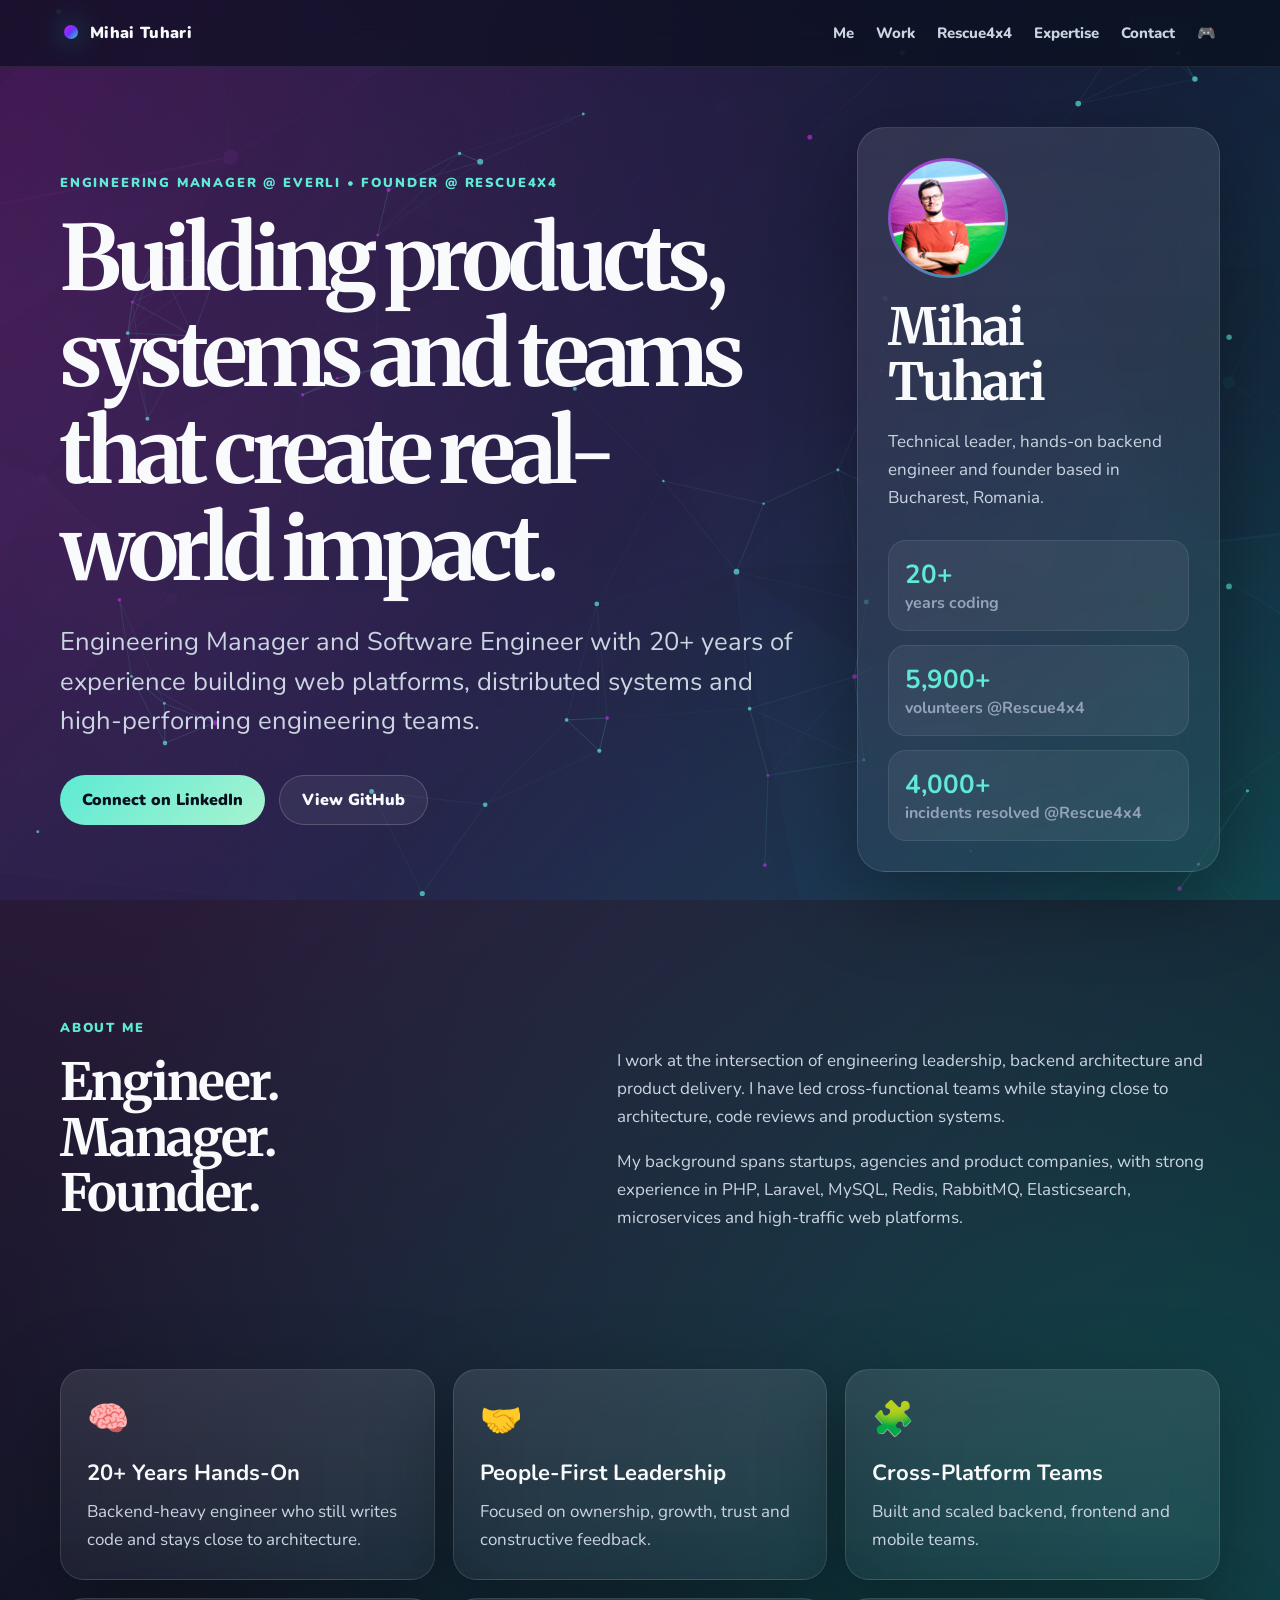
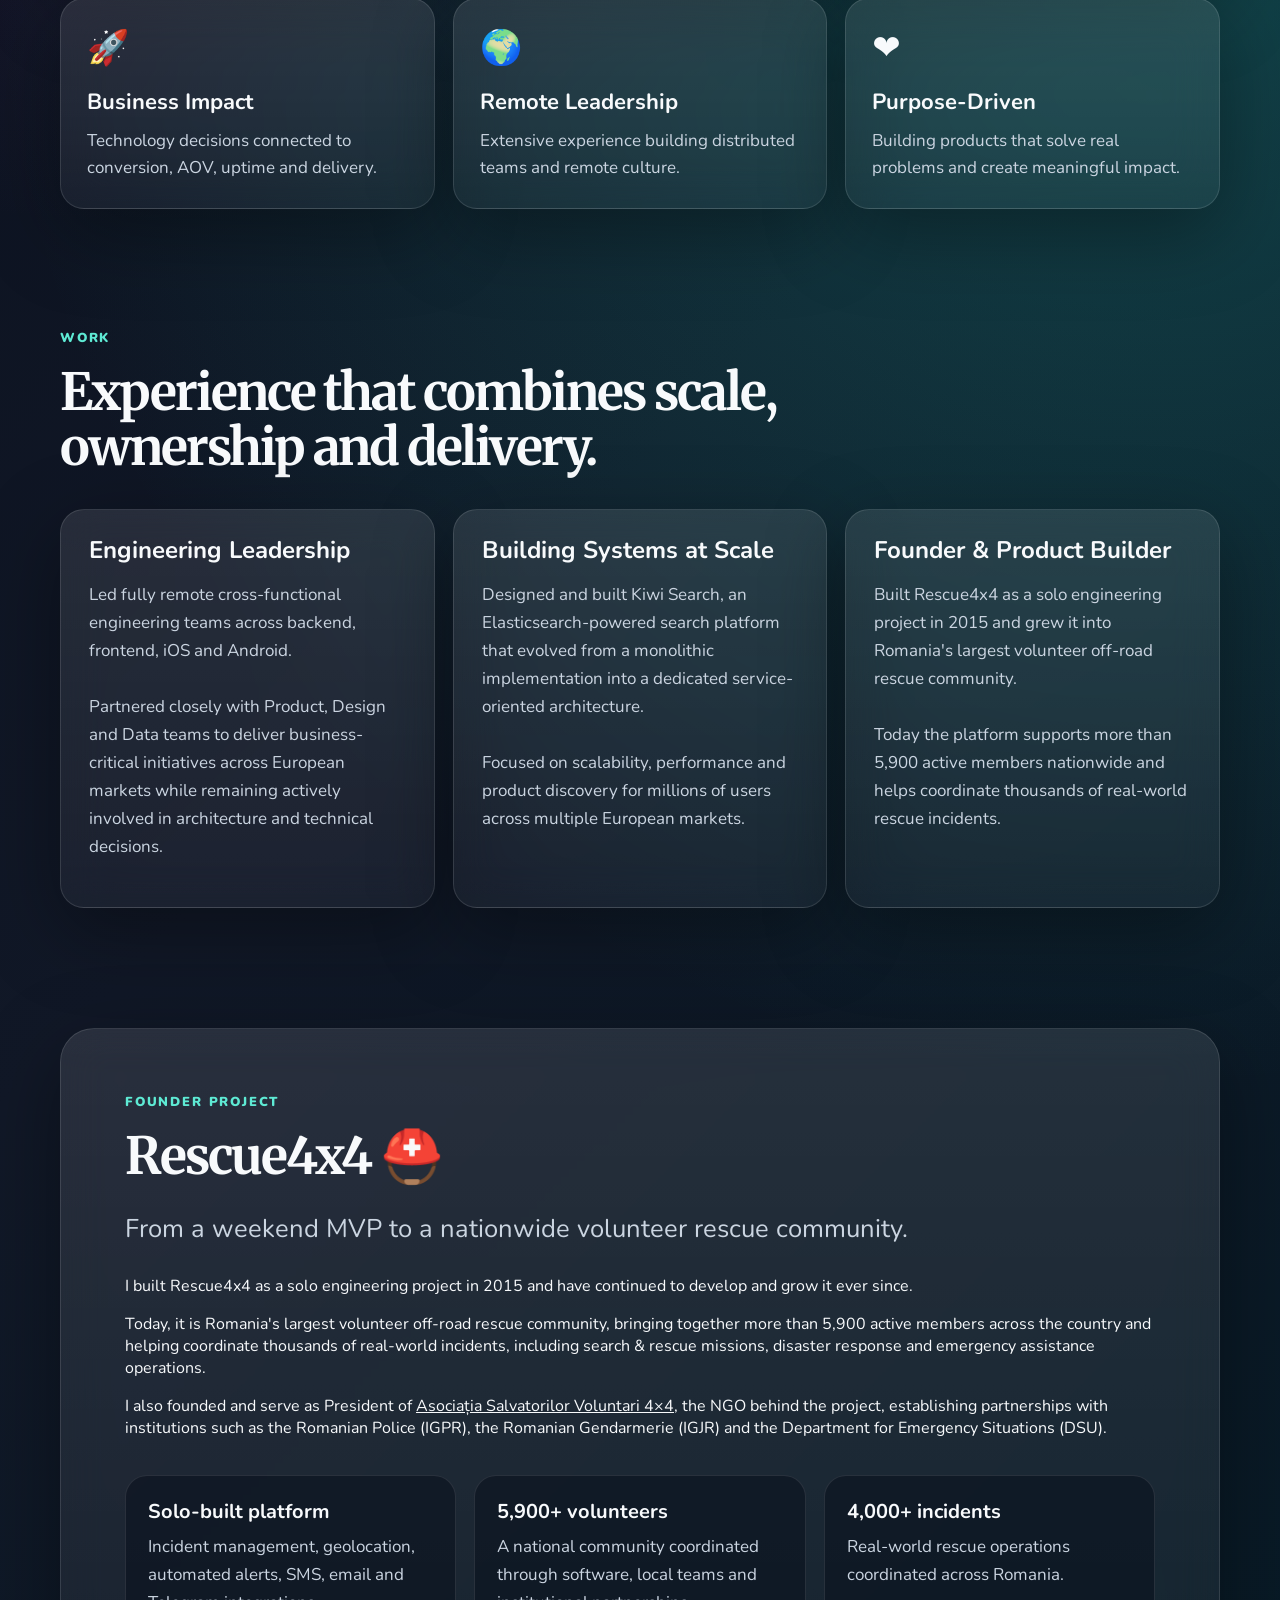
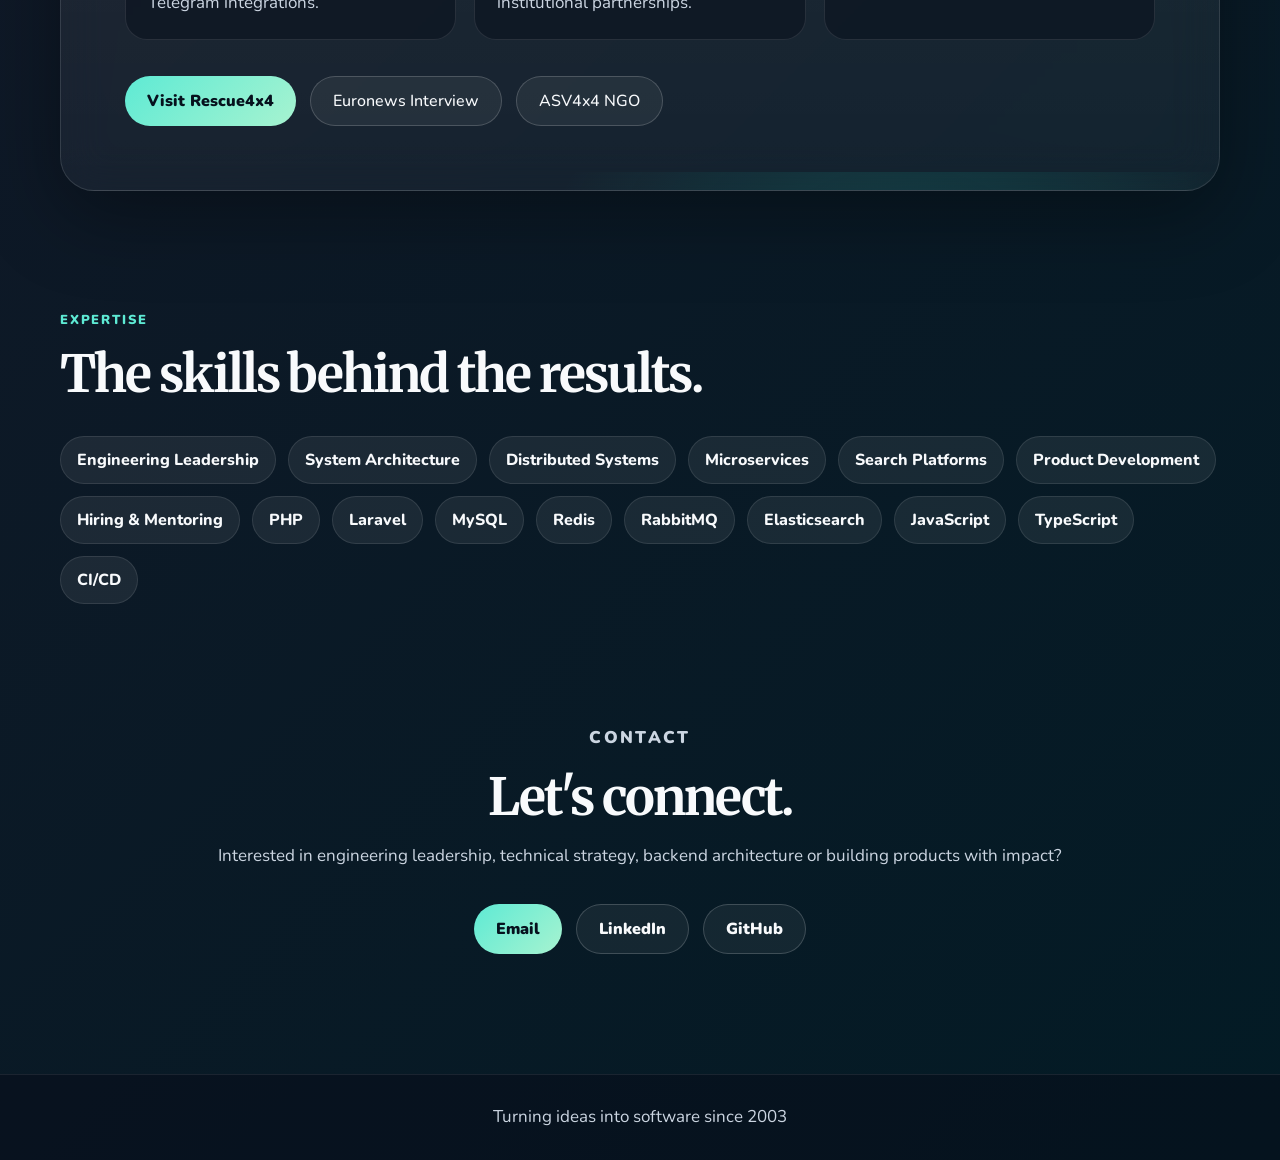
<file: index.html>
<!doctype html>
<html lang="en">
<head>
    <meta charset="utf-8">
    <meta name="viewport" content="width=device-width, initial-scale=1">
    <title>Mihai Tuhari - Engineering Manager & Founder</title>
    <meta name="description" content="Engineering Manager, Software Engineer and Founder with 20+ years of experience building products, distributed systems and engineering teams.">
    <meta property="og:title" content="Mihai Tuhari - Engineering Manager & Founder">
    <meta property="og:description" content="Engineering Manager @ Everli. Founder @ Rescue4x4. Building products, systems and teams.">
    <meta property="og:type" content="website">
    <meta name="theme-color" content="#111827">
    <link rel="preconnect" href="https://fonts.googleapis.com">
    <link rel="preconnect" href="https://fonts.gstatic.com" crossorigin>
    <link href="https://fonts.googleapis.com/css2?family=Merriweather:wght@700;900&family=Nunito:wght@400;600;700;800;900&display=swap" rel="stylesheet">
    <link rel="stylesheet" href="assets/styles.css?v=1.0.2">
    <meta name="google-site-verification" content="j1arVouK2aGNkBnnAjQh9nLg4Zrn6_g9xt9UU8ff2W0"/>

    <link rel="icon" type="image/png" href="assets/favicon/favicon-96x96.png" sizes="96x96" />
    <link rel="icon" type="image/svg+xml" href="assets/favicon/favicon.svg" />
    <link rel="shortcut icon" href="assets/favicon/favicon.ico" />
    <link rel="apple-touch-icon" sizes="180x180" href="assets/favicon/apple-touch-icon.png" />
    <meta name="apple-mobile-web-app-title" content="Mihai Tuhari" />
    <link rel="manifest" href="assets/favicon/site.webmanifest" />
</head>
<body>
<!--

Hey there 👋

You found the source.

If you're here because we're interviewing, reviewing my work,
or simply curious, feel free to reach out:

LinkedIn:
https://linkedin.com/in/mihaituhari

GitHub:
https://github.com/mihaituhari

Have a great day ☀️

- Mihai

-->
<!-- Google tag (gtag.js) -->
<script async src="https://www.googletagmanager.com/gtag/js?id=G-NRVWRWBRJE"></script>
<script>
  window.dataLayer = window.dataLayer || [];
  function gtag(){dataLayer.push(arguments);}
  gtag('js', new Date());

  gtag('config', 'G-NRVWRWBRJE');
</script>
<canvas id="network-bg" aria-hidden="true"></canvas>

<header class="site-header">
    <a class="brand" href="/" aria-label="Mihai Tuhari homepage">
        <span class="brand-dot"></span>
        <span>Mihai Tuhari</span>
    </a>

    <nav class="nav" aria-label="Primary navigation">
        <a href="#me">Me</a>
        <a href="#work">Work</a>
        <a href="#rescue4x4">Rescue4x4</a>
        <a href="#expertise">Expertise</a>
        <a href="#contact">Contact</a>
        <a href="/game.html" style="color:var(--teal-soft)">🎮</a>
    </nav>
</header>

<main id="top">
    <section class="hero section">
        <div class="hero-content">
            <p class="eyebrow">Engineering Manager @ Everli<span class="eyebrow-dot"> • </span><br class="eyebrow-break">Founder @ Rescue4x4</p>
            <h1>Building products, systems and teams that create real-world impact.</h1>
            <p class="lead">
                Engineering Manager and Software Engineer with 20+ years of experience building web platforms,
                distributed systems and high-performing engineering teams.
            </p>
            <div class="hero-actions">
                <a class="button primary" href="https://www.linkedin.com/in/mihaituhari/" target="_blank" rel="noreferrer">Connect
                    on LinkedIn</a>
                <a class="button secondary" href="https://github.com/mihaituhari" target="_blank" rel="noreferrer">View
                    GitHub</a>
            </div>
        </div>

        <aside class="hero-card">
            <div class="avatar-wrap">
                <img class="avatar-image" src="assets/images/mihai.jpg" alt="Mihai Tuhari">
            </div>
            <h2>Mihai Tuhari</h2>
            <p>Technical leader, hands-on backend engineer and founder based in Bucharest, Romania.</p>
            <div class="stats">
                <div>
                    <strong>20+</strong>
                    <span>years coding</span>
                </div>
                <div>
                    <strong>5,900+</strong>
                    <span>volunteers @Rescue4x4</span>
                </div>
                <div>
                    <strong>4,000+</strong>
                    <span>incidents resolved @Rescue4x4</span>
                </div>
            </div>
        </aside>
    </section>

    <section id="me" class="section split">
        <div>
            <p class="eyebrow">About me</p>
            <h2>Engineer.<br>Manager.<br>Founder.</h2>
        </div>
        <div class="copy">
            <p>
                I work at the intersection of engineering leadership, backend architecture and product delivery.
                I have led cross-functional teams while staying close to architecture, code reviews and production
                systems.
            </p>
            <p>
                My background spans startups, agencies and product companies, with strong experience in PHP, Laravel,
                MySQL, Redis, RabbitMQ, Elasticsearch, microservices and high-traffic web platforms.
            </p>
        </div>
    </section>

    <section id="about-grid" class="section">
        <div class="feature-grid">
            <div class="feature-card">
                <span>🧠</span>
                <h3>20+ Years Hands-On</h3>
                <p>Backend-heavy engineer who still writes code and stays close to architecture.</p>
            </div>

            <div class="feature-card">
                <span>🤝</span>
                <h3>People-First Leadership</h3>
                <p>Focused on ownership, growth, trust and constructive feedback.</p>
            </div>

            <div class="feature-card">
                <span>🧩</span>
                <h3>Cross-Platform Teams</h3>
                <p>Built and scaled backend, frontend and mobile teams.</p>
            </div>

            <div class="feature-card">
                <span>🚀</span>
                <h3>Business Impact</h3>
                <p>Technology decisions connected to conversion, AOV, uptime and delivery.</p>
            </div>

            <div class="feature-card">
                <span>🌍</span>
                <h3>Remote Leadership</h3>
                <p>Extensive experience building distributed teams and remote culture.</p>
            </div>

            <div class="feature-card">
                <span>❤️</span>
                <h3>Purpose-Driven</h3>
                <p>Building products that solve real problems and create meaningful impact.</p>
            </div>
        </div>
    </section>

    <section id="work" class="section">
        <div class="section-heading">
            <p class="eyebrow">Work</p>
            <h2>Experience that combines scale, ownership and delivery.</h2>
        </div>

        <div class="cards">
            <article class="card">
                <h3>Engineering Leadership</h3>
                <p>
                    Led fully remote cross-functional engineering teams across backend, frontend, iOS and Android.<br><br>
                    Partnered closely with Product, Design and Data teams to deliver business-critical initiatives across European markets while remaining actively involved in architecture and technical decisions.                </p>
            </article>

            <article class="card">
                <h3>Building Systems at Scale</h3>
                <p>
                    Designed and built Kiwi Search, an Elasticsearch-powered search platform that evolved from a monolithic implementation into a dedicated service-oriented architecture.<br><br>
                    Focused on scalability, performance and product discovery for millions of users across multiple European markets.
                </p>
            </article>

            <article class="card">
                <h3>Founder & Product Builder</h3>
                <p>
                    Built Rescue4x4 as a solo engineering project in 2015 and grew it into Romania's largest volunteer off-road rescue community.<br><br>
                    Today the platform supports more than 5,900 active members nationwide and helps coordinate thousands of real-world rescue incidents.
                </p>
            </article>
        </div>
    </section>

    <section id="rescue4x4" class="section rescue">
        <div class="rescue-inner">
            <p class="eyebrow">Founder project</p>
            <h2>Rescue4x4 ⛑️</h2>
            <p class="lead">
                From a weekend MVP to a nationwide volunteer rescue community.
            </p>

            <p>I built Rescue4x4 as a solo engineering project in 2015 and have continued to develop and grow it ever since.</p>
            <p>Today, it is Romania's largest volunteer off-road rescue community, bringing together more than 5,900 active members across the country and helping coordinate thousands of real-world incidents, including search & rescue missions, disaster response and emergency assistance operations.</p>
            <p>I also founded and serve as President of <a href="https://www.asv4x4.ro/" target="_blank">Asociația Salvatorilor Voluntari 4×4</a>, the NGO behind the project, establishing partnerships with institutions such as the Romanian Police (IGPR), the Romanian Gendarmerie (IGJR) and the Department for Emergency Situations (DSU).</p>            <div class="rescue-grid">
                <div>
                    <strong>Solo-built platform</strong>
                    <span>Incident management, geolocation, automated alerts, SMS, email and Telegram integrations.</span>
                </div>
                <div>
                    <strong>5,900+ volunteers</strong>
                    <span>A national community coordinated through software, local teams and institutional partnerships.</span>
                </div>
                <div>
                    <strong>4,000+ incidents</strong>
                    <span>Real-world rescue operations coordinated across Romania.</span>
                </div>
            </div>
            <div class="buttons">
                <a class="button primary" href="https://www.rescue4x4.ro/" target="_blank" rel="noreferrer">Visit Rescue4x4</a>
                <a class="button secondary fw-normal" href="https://www.euronews.com/2018/07/02/romanian-europeanheroes-who-rescue-people-for-free" target="_blank" rel="noreferrer">Euronews Interview</a>
                <a class="button secondary fw-normal" href="https://www.asv4x4.ro/" target="_blank" rel="noreferrer">ASV4x4 NGO</a>
            </div>
        </div>
    </section>

    <section id="expertise" class="section">
        <div class="section-heading">
            <p class="eyebrow">Expertise</p>
            <h2>The skills behind the results.</h2>
        </div>

        <div class="skills">
            <span>Engineering Leadership</span>
            <span>System Architecture</span>
            <span>Distributed Systems</span>
            <span>Microservices</span>
            <span>Search Platforms</span>
            <span>Product Development</span>
            <span>Hiring & Mentoring</span>
            <span>PHP</span>
            <span>Laravel</span>
            <span>MySQL</span>
            <span>Redis</span>
            <span>RabbitMQ</span>
            <span>Elasticsearch</span>
            <span>JavaScript</span>
            <span>TypeScript</span>
            <span>CI/CD</span>
        </div>
    </section>

    <section id="contact" class="section contact">
        <p class="eyebrow">Contact</p>
        <h2>Let's connect.</h2>
        <p>
            Interested in engineering leadership, technical strategy, backend architecture or building products with
            impact?
        </p>
        <div class="contact-links">
            <a class="button primary" id="email-link" role="button" href="#" data-user="bWloYWkudHVoYXJp" data-domain="Z21haWwuY29t" aria-label="Email Mihai Tuhari">Email</a>
            <a class="button secondary" href="https://www.linkedin.com/in/mihaituhari/" target="_blank" rel="noreferrer">LinkedIn</a>
            <a class="button secondary" href="https://github.com/mihaituhari" target="_blank" rel="noreferrer">GitHub</a>
        </div>
    </section>
</main>

<footer class="footer">
    <span>Turning ideas into software since 2003</span>
</footer>

<script src="assets/script.js?v=1.0.0"></script>
</body>
</html>
</file>
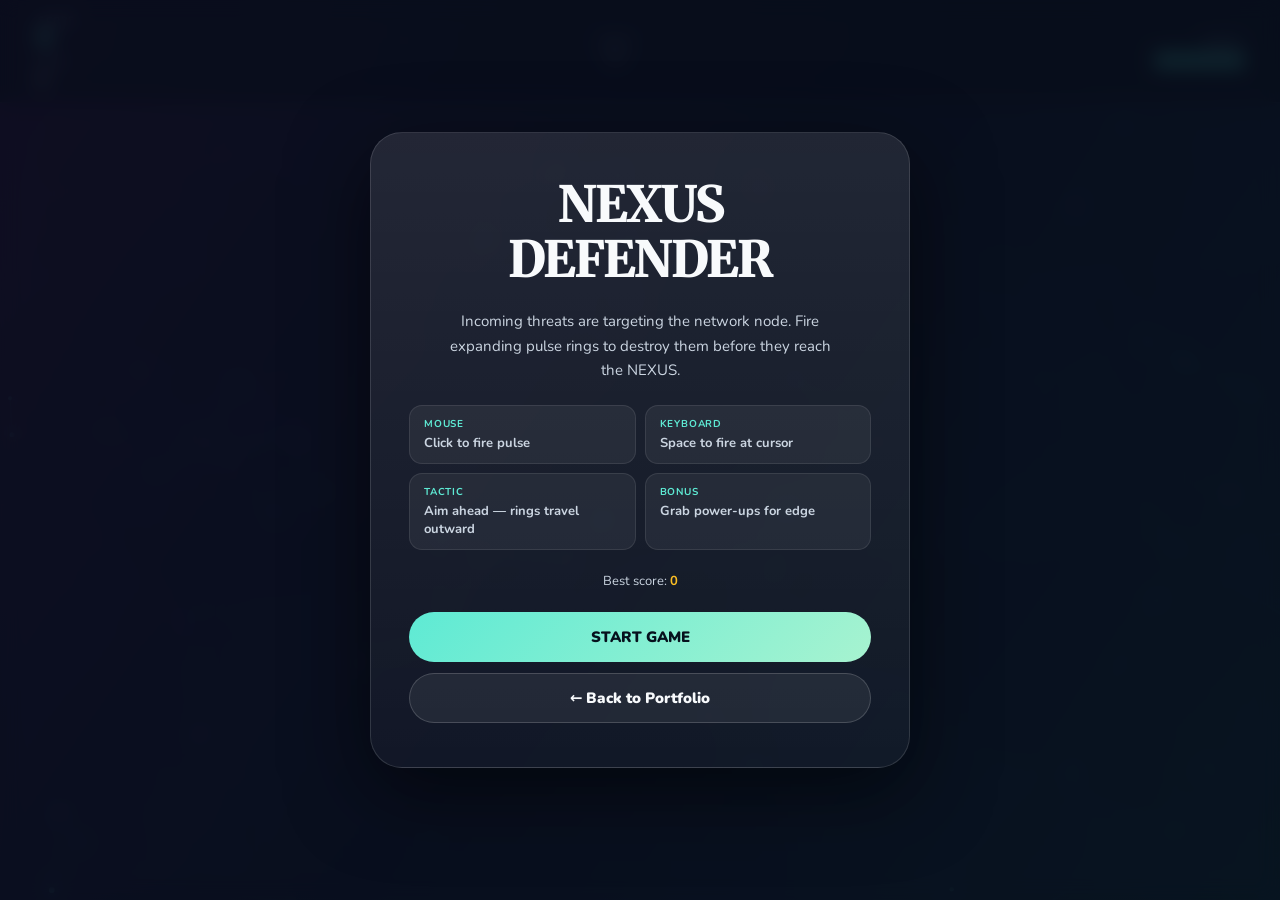
<file: game.html>
<!doctype html>
<html lang="en">
<head>
  <meta charset="utf-8">
  <meta name="viewport" content="width=device-width, initial-scale=1">
  <title>NEXUS DEFENDER — Mihai Tuhari</title>
  <meta name="description" content="A browser game built on the network animation from mihai.tuhari.ro. Defend the NEXUS node from incoming threats.">
  <meta name="robots" content="noindex, nofollow">
  <link rel="preconnect" href="https://fonts.googleapis.com">
  <link rel="preconnect" href="https://fonts.gstatic.com" crossorigin>
  <link href="https://fonts.googleapis.com/css2?family=Merriweather:wght@700;900&family=Nunito:wght@400;600;700;800;900&display=swap" rel="stylesheet">
  <link rel="icon" type="image/png" href="assets/favicon/favicon-96x96.png" sizes="96x96">
  <link rel="icon" type="image/svg+xml" href="assets/favicon/favicon.svg">
  <style>
    :root {
      --teal:   #14b8a6;
      --teal-s: #5eead4;
      --purple: #8a3b8f;
      --purp-s: #c026d3;
      --text:   #f8fafc;
      --muted:  #cbd5e1;
      --soft:   #94a3b8;
    }

    *, *::before, *::after { box-sizing: border-box; margin: 0; padding: 0; }

    html, body {
      width: 100%; height: 100%;
      overflow: hidden;
      background: #080d1a;
      font-family: "Nunito", system-ui, sans-serif;
      color: var(--text);
      cursor: none;
    }

    body::before {
      content: "";
      position: fixed; inset: 0;
      background-image: url("assets/images/banner-geometric.png");
      background-size: cover; background-position: center;
      opacity: 0.12;
      pointer-events: none;
      z-index: 0;
    }

    /* ── Canvas ─────────────────────────────────────────────────── */
    #gc {
      position: fixed; inset: 0;
      display: block; z-index: 1;
    }

    /* ── HUD ────────────────────────────────────────────────────── */
    #hud {
      position: fixed; top: 0; left: 0; right: 0;
      z-index: 10;
      display: flex;
      justify-content: space-between;
      align-items: center;
      padding: 14px clamp(14px, 3vw, 48px);
      background: rgba(8, 13, 26, 0.62);
      backdrop-filter: blur(18px);
      border-bottom: 1px solid rgba(255, 255, 255, 0.08);
      pointer-events: none;
      user-select: none;
    }

    .hud-col { display: flex; flex-direction: column; gap: 1px; }
    .hud-col.mid { align-items: center; }
    .hud-col.right { align-items: flex-end; }

    .hud-lbl {
      font-size: 9px; font-weight: 900;
      letter-spacing: 0.13em; text-transform: uppercase;
      color: var(--soft); opacity: 0.75;
    }

    .hud-val {
      font-size: 22px; font-weight: 900; line-height: 1;
      color: var(--teal-s);
    }

    .hud-val.sm { font-size: 14px; color: var(--muted); margin-top: 5px; }

    .hud-wave {
      font-family: "Merriweather", Georgia, serif;
      font-size: 18px; font-weight: 700;
      color: var(--text); line-height: 1;
    }

    .hp-pips { display: flex; gap: 5px; margin-top: 5px; }
    .hp-pip {
      width: 13px; height: 13px; border-radius: 999px;
      background: rgba(255, 255, 255, 0.1);
      border: 1.5px solid rgba(255, 255, 255, 0.18);
      transition: background .2s, box-shadow .2s, border-color .2s;
    }
    .hp-pip.on  { background: var(--teal-s); border-color: var(--teal); box-shadow: 0 0 8px rgba(94,234,212,.6); }
    .hp-pip.low { background: #ef4444; border-color: #dc2626; box-shadow: 0 0 8px rgba(239,68,68,.6); }

    /* ── Surge bar ──────────────────────────────────────────────── */
    #surge-bar {
      position: fixed; bottom: 22px; left: 50%; transform: translateX(-50%);
      z-index: 10;
      display: none; align-items: center; gap: 10px;
      padding: 9px 22px; border-radius: 999px;
      background: rgba(192,38,211,.18);
      border: 1px solid rgba(192,38,211,.5);
      box-shadow: 0 0 24px rgba(192,38,211,.3);
      font-weight: 900; font-size: 13px;
      color: #e879f9; letter-spacing: .06em;
      pointer-events: none;
      white-space: nowrap;
    }
    #surge-bar.on { display: flex; }

    /* ── Overlay ────────────────────────────────────────────────── */
    #overlay {
      position: fixed; inset: 0; z-index: 20;
      display: none;
      align-items: center; justify-content: center;
      background: rgba(8, 13, 26, 0.78);
      backdrop-filter: blur(10px);
    }
    #overlay.on { display: flex; }

    .screen {
      display: none;
      flex-direction: column;
      align-items: center;
      gap: 22px;
      max-width: 540px;
      width: calc(100% - 36px);
      padding: 44px 38px;
      border-radius: 32px;
      background: linear-gradient(180deg, rgba(255,255,255,.10), rgba(255,255,255,.04));
      border: 1px solid rgba(255,255,255,.13);
      box-shadow: 0 24px 80px rgba(0,0,0,.55);
      text-align: center;
    }
    #overlay[data-s="start"]    .screen[data-for="start"],
    #overlay[data-s="gameover"] .screen[data-for="gameover"] { display: flex; }

    .s-title {
      font-family: "Merriweather", Georgia, serif;
      font-size: clamp(30px, 5.5vw, 50px);
      font-weight: 900; letter-spacing: -.04em; line-height: 1.1;
    }
    .s-title.red { color: #ef4444; }

    .s-sub {
      color: var(--muted); font-size: 15px; line-height: 1.65;
      max-width: 390px;
    }

    .instruct {
      display: grid; grid-template-columns: 1fr 1fr; gap: 9px; width: 100%;
    }
    .inst-item {
      padding: 11px 14px;
      border-radius: 13px;
      background: rgba(255,255,255,.06);
      border: 1px solid rgba(255,255,255,.09);
      font-size: 13px; font-weight: 700; color: var(--muted);
      text-align: left;
    }
    .inst-item span {
      display: block; color: var(--teal-s);
      font-size: 10px; text-transform: uppercase;
      letter-spacing: .08em; margin-bottom: 3px;
    }

    .result-grid {
      display: grid; grid-template-columns: repeat(3, 1fr);
      gap: 10px; width: 100%;
    }
    .res-item {
      padding: 14px 10px; border-radius: 14px;
      background: rgba(255,255,255,.06);
      border: 1px solid rgba(255,255,255,.09);
    }
    .res-item strong {
      display: block; font-size: 9px; text-transform: uppercase;
      letter-spacing: .1em; color: var(--muted); margin-bottom: 5px;
    }
    .res-item .rv { font-size: 22px; font-weight: 900; color: var(--teal-s); }
    .res-item.gold .rv { color: #fbbf24; }

    .hi-note { font-size: 13px; color: var(--muted); }
    .hi-note b { color: #fbbf24; }

    .btn-row { display: flex; flex-direction: column; gap: 11px; width: 100%; }
    .btn {
      display: inline-flex; align-items: center; justify-content: center;
      min-height: 50px; padding: 0 26px;
      border-radius: 999px;
      font-family: "Nunito", system-ui, sans-serif;
      font-weight: 900; font-size: 15px;
      cursor: pointer; border: none; text-decoration: none;
      transition: transform .15s, opacity .15s;
    }
    .btn:hover { transform: translateY(-2px); }
    .btn:active { transform: scale(.97); }
    .btn.primary { color: #06111d; background: linear-gradient(135deg, #5eead4, #a7f3d0); }
    .btn.secondary {
      color: var(--text);
      background: rgba(255,255,255,.07);
      border: 1px solid rgba(255,255,255,.17);
    }
    .btn.secondary:hover { border-color: rgba(94,234,212,.6); }

    /* ── Hint bar ───────────────────────────────────────────────── */
    #hint {
      position: fixed; bottom: 18px; right: clamp(14px,3vw,48px);
      z-index: 10;
      font-size: 11px; font-weight: 800;
      color: var(--soft); opacity: 0.55;
      letter-spacing: .06em;
      pointer-events: none;
    }

    @media (max-width: 560px) {
      .instruct { grid-template-columns: 1fr; }
      .screen { padding: 30px 22px; }
      .hud-val { font-size: 18px; }
      .hp-pip { width: 11px; height: 11px; }
    }
  </style>
</head>
<body>
  <canvas id="gc" aria-hidden="true"></canvas>

  <!-- HUD -->
  <div id="hud">
    <div class="hud-col">
      <div class="hud-lbl">Score</div>
      <div class="hud-val" id="h-score">0</div>
      <div class="hud-lbl" style="margin-top:6px">Best</div>
      <div class="hud-val sm" id="h-hi">0</div>
    </div>
    <div class="hud-col mid">
      <div class="hud-lbl">Wave</div>
      <div class="hud-wave" id="h-wave">—</div>
    </div>
    <div class="hud-col right">
      <div class="hud-lbl">Nexus</div>
      <div class="hp-pips" id="h-hp">
        <span class="hp-pip on" data-i="0"></span>
        <span class="hp-pip on" data-i="1"></span>
        <span class="hp-pip on" data-i="2"></span>
        <span class="hp-pip on" data-i="3"></span>
        <span class="hp-pip on" data-i="4"></span>
      </div>
    </div>
  </div>

  <!-- Surge indicator -->
  <div id="surge-bar">⚡ SURGE ACTIVE</div>

  <!-- Hint -->
  <div id="hint">CLICK / SPACE to fire</div>

  <!-- Overlays -->
  <div id="overlay" class="on" data-s="start">

    <div class="screen" data-for="start">
      <div class="s-title">NEXUS<br>DEFENDER</div>
      <p class="s-sub">Incoming threats are targeting the network node. Fire expanding pulse rings to destroy them before they reach the NEXUS.</p>
      <div class="instruct">
        <div class="inst-item"><span>Mouse</span>Click to fire pulse</div>
        <div class="inst-item"><span>Keyboard</span>Space to fire at cursor</div>
        <div class="inst-item"><span>Tactic</span>Aim ahead — rings travel outward</div>
        <div class="inst-item"><span>Bonus</span>Grab power-ups for edge</div>
      </div>
      <p class="hi-note">Best score: <b id="start-hi">0</b></p>
      <div class="btn-row">
        <button class="btn primary" id="btn-start">START GAME</button>
        <a class="btn secondary" href="/">← Back to Portfolio</a>
      </div>
    </div>

    <div class="screen" data-for="gameover">
      <div class="s-title red">NEXUS<br>OFFLINE</div>
      <p class="s-sub">The network node has been overwhelmed. The connection is lost.</p>
      <div class="result-grid">
        <div class="res-item">
          <strong>Score</strong><div class="rv" id="f-score">0</div>
        </div>
        <div class="res-item">
          <strong>Wave</strong><div class="rv" id="f-wave">0</div>
        </div>
        <div class="res-item gold">
          <strong>Best</strong><div class="rv" id="f-hi">0</div>
        </div>
      </div>
      <div class="btn-row">
        <button class="btn primary" id="btn-restart">PLAY AGAIN</button>
        <a class="btn secondary" href="/">← Back to Portfolio</a>
      </div>
    </div>

  </div>

  <script>
  /* ═══════════════════════════════════════════════════════════════
     NEXUS DEFENDER  ·  network node defense game
     Built on the background animation from mihaituhari.com
  ═══════════════════════════════════════════════════════════════ */
  (function () {
    'use strict';

    /* ── Constants ──────────────────────────────────────────────── */
    const NR       = 34;          // NEXUS radius
    const NHP      = 5;           // NEXUS max HP
    const PULSE_R  = 210;         // pulse max radius
    const PULSE_V  = 360;         // pulse speed px/s
    const PULSE_CD = 310;         // cooldown ms
    const E_SPEED  = 52;          // enemy base speed px/s

    /* ── DOM ────────────────────────────────────────────────────── */
    const canvas    = document.getElementById('gc');
    const ctx       = canvas.getContext('2d');
    const elScore   = document.getElementById('h-score');
    const elHi      = document.getElementById('h-hi');
    const elWave    = document.getElementById('h-wave');
    const elPips    = document.querySelectorAll('.hp-pip');
    const elOverlay = document.getElementById('overlay');
    const elSurge   = document.getElementById('surge-bar');
    const elStartHi = document.getElementById('start-hi');
    const elFScore  = document.getElementById('f-score');
    const elFWave   = document.getElementById('f-wave');
    const elFHi     = document.getElementById('f-hi');
    const elHint    = document.getElementById('hint');

    /* ── State ──────────────────────────────────────────────────── */
    let W, H, dpr;
    let mouse   = { x: -3000, y: -3000 };
    let phase   = 'idle';
    let score   = 0;
    let hiScore = parseInt(localStorage.getItem('nexus_hi') || '0', 10);
    let wave    = 1;
    let nexusHp = NHP;
    let lastPulse = 0;
    let lastSpawn = 0;
    let noHit   = true;    // no damage this wave?
    let surgeOn = false;
    let surgeT  = 0;
    let shakeAmt = 0, shakeDur = 0, shakeX = 0, shakeY = 0;
    let wCount  = 0;  // enemies this wave
    let wSpawned = 0; // enemies spawned

    /* ── Entity arrays ──────────────────────────────────────────── */
    let bgPts   = [];
    let enemies = [];
    let pulses  = [];
    let sparks  = [];
    let texts   = [];
    let powerups = [];
    let ripples = [];

    /* ── Wave config ────────────────────────────────────────────── */
    function wConf(w) {
      return {
        count:  8 + (w - 1) * 4,
        ivl:    Math.max(350, 2000 - (w - 1) * 130), // spawn interval ms
        speed:  1 + (w - 1) * 0.14,
        tankP:  Math.min(0.25, (w - 1) * 0.042),
        swarmP: Math.min(0.25, (w - 1) * 0.038),
      };
    }

    const WAVE_NAMES = [
      '', 'FIRST CONTACT', 'BREACH DETECTED', 'ESCALATING THREAT',
      'UNDER SIEGE', 'CRITICAL ALERT', 'SYSTEM COMPROMISED',
      'OVERWHELMING FORCE', 'LAST STAND', 'FINAL ASSAULT', 'TOTAL ANNIHILATION',
    ];

    /* ── Resize ─────────────────────────────────────────────────── */
    function resize() {
      dpr = window.devicePixelRatio || 1;
      W = window.innerWidth;
      H = window.innerHeight;
      canvas.width  = W * dpr;
      canvas.height = H * dpr;
      canvas.style.width  = W + 'px';
      canvas.style.height = H + 'px';
      ctx.setTransform(dpr, 0, 0, dpr, 0, 0);
      initBg();
    }

    /* ── Background particles (same as portfolio) ───────────────── */
    function initBg() {
      const n = Math.min(80, Math.max(42, Math.floor(W * H / 18000)));
      bgPts = Array.from({ length: n }, () => ({
        x:  Math.random() * W,
        y:  Math.random() * H,
        vx: (Math.random() - 0.5) * 0.36,
        vy: (Math.random() - 0.5) * 0.36,
        r:  Math.random() * 1.8 + 1.2,
      }));
    }

    function updateBg() {
      for (const p of bgPts) {
        p.x += p.vx; p.y += p.vy;
        if (p.x < -20)     p.x = W + 20;
        else if (p.x > W + 20) p.x = -20;
        if (p.y < -20)     p.y = H + 20;
        else if (p.y > H + 20) p.y = -20;
      }
    }

    function drawBg() {
      /* connections */
      for (let i = 0; i < bgPts.length; i++) {
        for (let j = i + 1; j < bgPts.length; j++) {
          const a = bgPts[i], b = bgPts[j];
          const d = Math.hypot(a.x - b.x, a.y - b.y);
          if (d < 160) {
            ctx.strokeStyle = `rgba(94,234,212,${(1 - d / 160) * 0.22})`;
            ctx.lineWidth = 1;
            ctx.beginPath(); ctx.moveTo(a.x, a.y); ctx.lineTo(b.x, b.y); ctx.stroke();
          }
        }
      }
      /* mouse lines + dots */
      for (let i = 0; i < bgPts.length; i++) {
        const p = bgPts[i];
        const dm = Math.hypot(p.x - mouse.x, p.y - mouse.y);
        if (dm < 180) {
          ctx.strokeStyle = `rgba(255,255,255,${0.18 * (1 - dm / 180)})`;
          ctx.lineWidth = 1;
          ctx.beginPath(); ctx.moveTo(p.x, p.y); ctx.lineTo(mouse.x, mouse.y); ctx.stroke();
        }
        ctx.fillStyle = i % 3 === 0 ? 'rgba(192,38,211,0.65)' : 'rgba(94,234,212,0.65)';
        ctx.beginPath(); ctx.arc(p.x, p.y, p.r, 0, Math.PI * 2); ctx.fill();
      }
      /* gradient overlay */
      const g = ctx.createLinearGradient(0, 0, W, H);
      g.addColorStop(0,    'rgba(192,38,211,0.16)');
      g.addColorStop(0.52, 'rgba(59,130,246,0.08)');
      g.addColorStop(1,    'rgba(20,184,166,0.18)');
      ctx.fillStyle = g; ctx.fillRect(0, 0, W, H);
    }

    /* ── Enemy factory ──────────────────────────────────────────── */
    const E_DEFS = {
      scout: { r: 7,  hp: 1, sf: 1.0,  col: '#ef4444', glow: '#ff6b6b', pts: 10 },
      tank:  { r: 15, hp: 3, sf: 0.52, col: '#9b1c1c', glow: '#ef4444', pts: 30 },
      swarm: { r: 4,  hp: 1, sf: 1.9,  col: '#f97316', glow: '#fbbf24', pts:  5 },
    };

    function spawnEnemy(type) {
      const side = (Math.random() * 4) | 0;
      let ex, ey;
      if      (side === 0) { ex = Math.random() * W; ey = -30; }
      else if (side === 1) { ex = W + 30;  ey = Math.random() * H; }
      else if (side === 2) { ex = Math.random() * W; ey = H + 30; }
      else                 { ex = -30;     ey = Math.random() * H; }

      const d = E_DEFS[type];
      const count = type === 'swarm' ? Math.min(3, wCount - wSpawned) : 1;
      for (let i = 0; i < count; i++) {
        enemies.push({
          x: ex + Math.cos(i * 1.9) * 20 * i,
          y: ey + Math.sin(i * 1.9) * 20 * i,
          type, r: d.r, hp: d.hp, maxHp: d.hp,
          sf: d.sf, col: d.col, glow: d.glow, pts: d.pts,
          dead: false, flash: 0,
        });
        wSpawned++;
      }
    }

    /* ── Sparks ─────────────────────────────────────────────────── */
    function addSparks(x, y, col, n = 10) {
      for (let i = 0; i < n; i++) {
        const a = Math.random() * Math.PI * 2;
        const s = 60 + Math.random() * 140;
        const l = 0.5 + Math.random() * 0.5;
        sparks.push({ x, y, vx: Math.cos(a)*s, vy: Math.sin(a)*s, r: 1.5 + Math.random()*2.5, col, life: l, maxLife: l });
      }
    }

    /* ── Floating texts ─────────────────────────────────────────── */
    function addText(x, y, txt, col = '#5eead4', size = 18, fixed = false) {
      texts.push({ x, y, txt, col, size, life: fixed ? 2.2 : 1.3, maxLife: fixed ? 2.2 : 1.3, vy: fixed ? 0 : -50, fixed });
    }

    /* ── Power-ups ──────────────────────────────────────────────── */
    const PU_COLS  = { clear: '#fbbf24', shield: '#5eead4', surge: '#c026d3' };
    const PU_LABS  = { clear: '✕ CLEAR', shield: '+ SHIELD', surge: '⚡ SURGE' };

    function trySpawnPU() {
      if (Math.random() > 0.005) return;
      if (powerups.filter(p => !p.done).length >= 2) return;
      const cx = W / 2, cy = H / 2;
      let px, py, tries = 0;
      do { px = 80 + Math.random() * (W - 160); py = 80 + Math.random() * (H - 160); tries++; }
      while (Math.hypot(px - cx, py - cy) < 130 && tries < 20);
      const types = ['clear', 'shield', 'surge'];
      powerups.push({ x: px, y: py, type: types[(Math.random() * 3) | 0], r: 12, life: 9, pulse: 0, done: false });
    }

    function collectPU(pu, fx, fy) {
      pu.done = true;
      addSparks(pu.x, pu.y, PU_COLS[pu.type], 16);
      if (pu.type === 'clear') {
        let n = 0;
        for (const e of enemies) { if (!e.dead) { e.dead = true; score += e.pts; addSparks(e.x, e.y, e.glow, 10); n++; } }
        addText(W / 2, H / 2 - 40, `AREA CLEAR! (${n} destroyed)`, '#fbbf24', 24, true);
      } else if (pu.type === 'shield') {
        if (nexusHp < NHP) { nexusHp++; addText(fx, fy - 20, 'SHIELD +1 ❤️', '#5eead4', 20); }
        else               { score += 250; addText(fx, fy - 20, '+250 BONUS', '#5eead4', 20); }
        updateHUD();
      } else {
        surgeOn = true; surgeT = 5;
        elSurge.classList.add('on');
        addText(fx, fy - 20, '⚡ SURGE ACTIVE', '#c026d3', 20);
      }
    }

    /* ── Screen shake ───────────────────────────────────────────── */
    function shake(amt, dur) { shakeAmt = amt; shakeDur = dur; }

    /* ── HUD ────────────────────────────────────────────────────── */
    function updateHUD() {
      elScore.textContent = score.toLocaleString();
      elHi.textContent    = hiScore.toLocaleString();
      elPips.forEach((pip, i) => {
        pip.classList.toggle('on',  i < nexusHp);
        pip.classList.toggle('low', i < nexusHp && nexusHp <= 2);
      });
    }

    /* ── Wave management ────────────────────────────────────────── */
    function startWave() {
      const c = wConf(wave);
      wCount = c.count; wSpawned = 0; noHit = true;
      lastSpawn = performance.now() + 800;
      phase = 'playing';
      elWave.textContent = wave;
      addText(W / 2, H / 2 - 90, `WAVE  ${wave}`, '#f8fafc', 40, true);
      const title = WAVE_NAMES[Math.min(wave, WAVE_NAMES.length - 1)] || 'EXTREME THREAT';
      addText(W / 2, H / 2 - 52, title, '#5eead4', 17, true);
      ripples.push({ r: 10, speed: 170, maxR: 280, opacity: 0.7, col: '#5eead4' });
    }

    function waveClear() {
      phase = 'waveclear';
      const bonus = wave * 50 + (noHit ? wave * 100 : 0);
      score += bonus;
      const msg = noHit ? '✦  FLAWLESS!  ✦' : 'WAVE  CLEAR!';
      addText(W / 2, H / 2 - 90, msg, noHit ? '#fbbf24' : '#5eead4', 36, true);
      addText(W / 2, H / 2 - 52, `+${bonus.toLocaleString()}`, '#5eead4', 22, true);
      updateHUD();
      setTimeout(() => { wave++; startWave(); }, 2900);
    }

    /* ── Start / End ────────────────────────────────────────────── */
    function startGame() {
      score = 0; wave = 1; nexusHp = NHP;
      lastPulse = 0; surgeOn = false; surgeT = 0;
      enemies = []; pulses = []; sparks = []; powerups = []; texts = []; ripples = [];
      elSurge.classList.remove('on');
      elOverlay.classList.remove('on');
      elHint.style.opacity = '0.55';
      updateHUD();
      startWave();
    }

    function endGame() {
      phase = 'gameover';
      if (score > hiScore) { hiScore = score; localStorage.setItem('nexus_hi', hiScore); }
      shake(22, 1.0);
      addSparks(W / 2, H / 2, '#ef4444', 55);
      setTimeout(() => {
        elFScore.textContent = score.toLocaleString();
        elFWave.textContent  = wave;
        elFHi.textContent    = hiScore.toLocaleString();
        elOverlay.dataset.s  = 'gameover';
        elOverlay.classList.add('on');
        elHint.style.opacity = '0';
      }, 1100);
    }

    /* ── Update ─────────────────────────────────────────────────── */
    function update(dt, now) {
      updateBg();
      if (phase !== 'playing' && phase !== 'waveclear') return;

      /* surge */
      if (surgeOn) { surgeT -= dt; if (surgeT <= 0) { surgeOn = false; elSurge.classList.remove('on'); } }

      /* shake */
      if (shakeDur > 0) {
        shakeDur -= dt;
        const s = shakeAmt * (shakeDur / 0.35);
        shakeX = (Math.random() - 0.5) * s;
        shakeY = (Math.random() - 0.5) * s;
      } else { shakeX = 0; shakeY = 0; }

      if (phase !== 'playing') return; // waveclear: freeze gameplay

      const cx = W / 2, cy = H / 2;
      const cfg = wConf(wave);

      /* spawn */
      if (wSpawned < wCount && now - lastSpawn > cfg.ivl) {
        lastSpawn = now;
        const r = Math.random();
        if      (r < cfg.tankP)              spawnEnemy('tank');
        else if (r < cfg.tankP + cfg.swarmP) spawnEnemy('swarm');
        else                                 spawnEnemy('scout');
      }

      /* move enemies + nexus collision */
      for (const e of enemies) {
        if (e.dead) continue;
        const dx = cx - e.x, dy = cy - e.y, d = Math.hypot(dx, dy);
        if (d > 1) { e.x += dx/d * E_SPEED * cfg.speed * e.sf * dt; e.y += dy/d * E_SPEED * cfg.speed * e.sf * dt; }
        e.flash = Math.max(0, e.flash - dt * 5);
        if (d < NR + e.r) {
          e.dead = true; nexusHp--; noHit = false;
          shake(10, 0.4);
          addSparks(e.x, e.y, '#ef4444', 14);
          ripples.push({ r: NR, speed: 110, maxR: NR * 3.5, opacity: 1.0, col: '#ef4444' });
          updateHUD();
          if (nexusHp <= 0) { nexusHp = 0; endGame(); }
        }
      }

      /* pulses — sweep-based ring collision */
      for (const p of pulses) {
        const oldR = p.r;
        const spd  = surgeOn ? PULSE_V * 1.85 : PULSE_V;
        p.r += spd * dt;
        p.opacity = Math.pow(Math.max(0, 1 - p.r / p.maxR), 0.45);
        if (p.r >= p.maxR) { p.done = true; continue; }

        for (const e of enemies) {
          if (e.dead || p.hits.has(e)) continue;
          const d = Math.hypot(e.x - p.x, e.y - p.y);
          /* ring [oldR → p.r] intersects enemy disk [d-e.r, d+e.r] */
          if (oldR <= d + e.r + 3 && p.r >= d - e.r - 3) {
            p.hits.add(e);
            e.hp--; e.flash = 1;
            if (e.hp <= 0) {
              e.dead = true;
              const mul  = p.hits.size;
              const pts  = e.pts * (mul >= 6 ? 4 : mul >= 4 ? 3 : mul >= 2 ? 2 : 1);
              score += pts;
              addSparks(e.x, e.y, e.glow, e.type === 'tank' ? 22 : 11);
              let lbl = `+${pts}`;
              if (mul >= 4) lbl = `${mul}x CHAIN!! +${pts}`;
              else if (mul >= 2) lbl = `${mul}x  +${pts}`;
              addText(e.x, e.y - e.r - 6, lbl, mul >= 4 ? '#fbbf24' : e.glow, mul >= 2 ? 20 : 17);
              updateHUD();
            }
          }
        }
      }

      /* sparks */
      for (const s of sparks) {
        s.x += s.vx * dt; s.y += s.vy * dt;
        s.vx *= (1 - 3.8 * dt); s.vy *= (1 - 3.8 * dt);
        s.life -= dt;
      }

      /* floating texts */
      for (const t of texts) {
        if (!t.fixed) t.y += t.vy * dt;
        t.life -= dt;
      }

      /* ripples */
      for (const r of ripples) { r.r += r.speed * dt; r.opacity -= dt * 2.4; }

      /* power-ups */
      for (const pu of powerups) { pu.life -= dt; pu.pulse += dt * 2.8; if (pu.life <= 0) pu.done = true; }
      trySpawnPU();

      /* cleanup */
      enemies  = enemies.filter(e => !e.dead);
      pulses   = pulses.filter(p => !p.done);
      sparks   = sparks.filter(s => s.life > 0);
      texts    = texts.filter(t => t.life > 0);
      ripples  = ripples.filter(r => r.opacity > 0);
      powerups = powerups.filter(p => !p.done);

      /* wave clear? */
      if (wSpawned >= wCount && enemies.length === 0) waveClear();
    }

    /* ── Draw ───────────────────────────────────────────────────── */
    let lastTs = 0;
    function loop(ts) {
      const dt = Math.min((ts - lastTs) / 1000, 0.05);
      lastTs = ts;
      ctx.clearRect(0, 0, W, H);
      update(dt, ts);
      ctx.save();
      ctx.translate(shakeX, shakeY);
      drawBg();
      if (phase !== 'idle') drawGame(ts);
      drawTexts();
      ctx.restore();
      requestAnimationFrame(loop);
    }

    function drawGame(ts) {
      const cx = W / 2, cy = H / 2;
      const t  = ts / 1000;
      const pulse  = Math.sin(t * 2.2) * 0.18 + 0.82;
      const hpR    = nexusHp / NHP;
      const gcol   = hpR > 0.6 ? '20,184,166' : hpR > 0.2 ? '251,191,36' : '239,68,68';

      /* ripples */
      for (const r of ripples) {
        ctx.globalAlpha = r.opacity;
        ctx.strokeStyle = r.col;
        ctx.lineWidth = 2;
        ctx.beginPath(); ctx.arc(cx, cy, r.r, 0, Math.PI * 2); ctx.stroke();
        ctx.globalAlpha = 1;
      }

      /* NEXUS outer glow */
      const ng = ctx.createRadialGradient(cx, cy, 0, cx, cy, NR * 3.4);
      ng.addColorStop(0,   `rgba(${gcol},${0.46 * pulse})`);
      ng.addColorStop(0.4, `rgba(138,59,143,${0.24 * pulse})`);
      ng.addColorStop(1,   'rgba(0,0,0,0)');
      ctx.fillStyle = ng;
      ctx.beginPath(); ctx.arc(cx, cy, NR * 3.4, 0, Math.PI * 2); ctx.fill();

      /* NEXUS core */
      const nc = ctx.createRadialGradient(cx, cy, 0, cx, cy, NR);
      nc.addColorStop(0, hpR > 0.6 ? '#14b8a6' : hpR > 0.2 ? '#f59e0b' : '#ef4444');
      nc.addColorStop(1, hpR > 0.6 ? '#c026d3' : '#7f1d1d');
      ctx.fillStyle = nc;
      ctx.beginPath(); ctx.arc(cx, cy, NR * pulse, 0, Math.PI * 2); ctx.fill();
      ctx.strokeStyle = `rgba(255,255,255,${0.28 * pulse})`;
      ctx.lineWidth = 1.5;
      ctx.beginPath(); ctx.arc(cx, cy, NR * pulse, 0, Math.PI * 2); ctx.stroke();

      /* NEXUS label */
      ctx.fillStyle = 'rgba(255,255,255,0.82)';
      ctx.font = 'bold 10px Nunito, sans-serif';
      ctx.textAlign = 'center'; ctx.textBaseline = 'middle';
      ctx.fillText('NEXUS', cx, cy);

      /* faint threat lines from nearby enemies */
      for (const e of enemies) {
        const d = Math.hypot(e.x - cx, e.y - cy);
        if (d < 250) {
          ctx.strokeStyle = `rgba(239,68,68,${0.07 * (1 - d / 250)})`;
          ctx.lineWidth = 1;
          ctx.beginPath(); ctx.moveTo(e.x, e.y); ctx.lineTo(cx, cy); ctx.stroke();
        }
      }

      /* enemies */
      for (const e of enemies) {
        if (e.dead) continue;
        const eg = ctx.createRadialGradient(e.x, e.y, 0, e.x, e.y, e.r * 4);
        eg.addColorStop(0, e.glow + '88'); eg.addColorStop(1, 'rgba(0,0,0,0)');
        ctx.fillStyle = eg;
        ctx.beginPath(); ctx.arc(e.x, e.y, e.r * 4, 0, Math.PI * 2); ctx.fill();

        ctx.fillStyle = e.flash > 0 ? `rgba(255,255,255,${e.flash})` : e.col;
        ctx.beginPath(); ctx.arc(e.x, e.y, e.r, 0, Math.PI * 2); ctx.fill();
        ctx.strokeStyle = e.glow; ctx.lineWidth = 1;
        ctx.beginPath(); ctx.arc(e.x, e.y, e.r, 0, Math.PI * 2); ctx.stroke();

        /* tank HP bar */
        if (e.type === 'tank' && e.hp < e.maxHp) {
          const bw = 28;
          ctx.fillStyle = 'rgba(0,0,0,0.55)';
          ctx.fillRect(e.x - bw/2, e.y - e.r - 10, bw, 4);
          ctx.fillStyle = '#ef4444';
          ctx.fillRect(e.x - bw/2, e.y - e.r - 10, bw * e.hp / e.maxHp, 4);
        }
      }

      /* pulse rings */
      for (const p of pulses) {
        const pc = surgeOn ? '251,191,36' : '94,234,212';
        ctx.shadowColor = surgeOn ? '#fbbf24' : '#5eead4';
        ctx.shadowBlur  = 14;
        ctx.strokeStyle = `rgba(${pc},${p.opacity * 0.92})`;
        ctx.lineWidth   = 2 + p.opacity * 1.5;
        ctx.beginPath(); ctx.arc(p.x, p.y, p.r, 0, Math.PI * 2); ctx.stroke();
        /* inner echo ring */
        if (p.r > 50) {
          ctx.shadowBlur  = 0;
          ctx.strokeStyle = `rgba(${pc},${p.opacity * 0.22})`;
          ctx.lineWidth   = 1;
          ctx.beginPath(); ctx.arc(p.x, p.y, p.r * 0.72, 0, Math.PI * 2); ctx.stroke();
        }
        ctx.shadowBlur = 0;
      }

      /* sparks */
      for (const s of sparks) {
        const a = s.life / s.maxLife;
        ctx.globalAlpha = a;
        ctx.fillStyle = s.col;
        ctx.beginPath(); ctx.arc(s.x, s.y, s.r * a, 0, Math.PI * 2); ctx.fill();
      }
      ctx.globalAlpha = 1;

      /* power-ups */
      for (const pu of powerups) {
        if (pu.done) continue;
        const fa  = Math.min(1, pu.life * 2);
        const pp  = Math.sin(pu.pulse) * 0.15 + 0.85;
        const c   = PU_COLS[pu.type];
        const pg  = ctx.createRadialGradient(pu.x, pu.y, 0, pu.x, pu.y, pu.r * 3.5);
        pg.addColorStop(0, c + 'bb'); pg.addColorStop(1, 'rgba(0,0,0,0)');
        ctx.globalAlpha = fa;
        ctx.fillStyle = pg; ctx.beginPath(); ctx.arc(pu.x, pu.y, pu.r * 3.5, 0, Math.PI * 2); ctx.fill();
        ctx.fillStyle = c;  ctx.beginPath(); ctx.arc(pu.x, pu.y, pu.r * pp, 0, Math.PI * 2); ctx.fill();
        ctx.strokeStyle = 'rgba(255,255,255,0.4)'; ctx.lineWidth = 1;
        ctx.beginPath(); ctx.arc(pu.x, pu.y, pu.r * pp, 0, Math.PI * 2); ctx.stroke();
        ctx.fillStyle = '#f8fafc';
        ctx.font = 'bold 11px Nunito, sans-serif';
        ctx.textAlign = 'center'; ctx.textBaseline = 'top';
        ctx.fillText(PU_LABS[pu.type], pu.x, pu.y + pu.r + 7);
        ctx.globalAlpha = 1;
      }

      drawCursor(ts);
    }

    function drawCursor(ts) {
      const elapsed = ts - lastPulse;
      const cdr   = surgeOn ? 1 : Math.min(1, elapsed / PULSE_CD);
      const ready = cdr >= 1;
      const alpha = ready ? 0.9 : 0.45;
      const cc    = surgeOn ? '251,191,36' : '94,234,212';

      /* cooldown ring */
      if (ready) {
        ctx.strokeStyle = `rgba(${cc},${alpha})`;
        ctx.lineWidth   = 1.5;
        ctx.beginPath(); ctx.arc(mouse.x, mouse.y, 18, 0, Math.PI * 2); ctx.stroke();
      } else {
        ctx.strokeStyle = 'rgba(255,255,255,0.11)';
        ctx.lineWidth   = 1.5;
        ctx.beginPath(); ctx.arc(mouse.x, mouse.y, 18, 0, Math.PI * 2); ctx.stroke();
        ctx.strokeStyle = `rgba(${cc},0.88)`;
        ctx.beginPath(); ctx.arc(mouse.x, mouse.y, 18, -Math.PI / 2, -Math.PI / 2 + Math.PI * 2 * cdr); ctx.stroke();
      }
      /* crosshair */
      ctx.strokeStyle = `rgba(255,255,255,${alpha * 0.65})`;
      ctx.lineWidth   = 1;
      const g = 8, l = 12;
      ctx.beginPath();
      ctx.moveTo(mouse.x - g - l, mouse.y); ctx.lineTo(mouse.x - g, mouse.y);
      ctx.moveTo(mouse.x + g,     mouse.y); ctx.lineTo(mouse.x + g + l, mouse.y);
      ctx.moveTo(mouse.x, mouse.y - g - l); ctx.lineTo(mouse.x, mouse.y - g);
      ctx.moveTo(mouse.x, mouse.y + g);     ctx.lineTo(mouse.x, mouse.y + g + l);
      ctx.stroke();
      /* center dot */
      ctx.fillStyle = `rgba(${cc},${alpha})`;
      ctx.beginPath(); ctx.arc(mouse.x, mouse.y, 2, 0, Math.PI * 2); ctx.fill();
    }

    function drawTexts() {
      for (const t of texts) {
        const progress = 1 - t.life / t.maxLife;  // 0=new, 1=dead
        const fadeIn  = Math.min(1, progress * (t.fixed ? 8 : 4));
        const fadeOut = Math.min(1, (t.life / t.maxLife) * (t.fixed ? 6 : 3));
        const a = Math.min(fadeIn, fadeOut);
        ctx.globalAlpha = a;
        ctx.fillStyle = t.col;
        ctx.font = `bold ${t.size}px Nunito, sans-serif`;
        ctx.textAlign = 'center'; ctx.textBaseline = 'alphabetic';
        ctx.fillText(t.txt, t.x, t.y);
      }
      ctx.globalAlpha = 1;
    }

    /* ── Fire ───────────────────────────────────────────────────── */
    function fire(fx, fy) {
      if (phase !== 'playing') return;
      const now = performance.now();
      const cd  = surgeOn ? 0 : PULSE_CD;
      if (now - lastPulse < cd) return;
      lastPulse = now;

      /* power-up hit check first */
      for (const pu of powerups) {
        if (pu.done) continue;
        if (Math.hypot(pu.x - fx, pu.y - fy) < pu.r + 34) { collectPU(pu, fx, fy); return; }
      }

      pulses.push({ x: fx, y: fy, r: 8, maxR: PULSE_R, opacity: 1, done: false, hits: new Set() });
      playZap();
    }

    /* ── Audio (Web Audio API) ──────────────────────────────────── */
    let ac;
    function getAC() {
      if (!ac) ac = new (window.AudioContext || window.webkitAudioContext)();
      return ac;
    }
    function playZap() {
      try {
        const a = getAC();
        if (a.state === 'suspended') a.resume();
        const osc = a.createOscillator(), gain = a.createGain();
        osc.connect(gain); gain.connect(a.destination);
        osc.type = 'sine';
        osc.frequency.setValueAtTime(surgeOn ? 900 : 600, a.currentTime);
        osc.frequency.exponentialRampToValueAtTime(surgeOn ? 400 : 190, a.currentTime + 0.18);
        gain.gain.setValueAtTime(0.055, a.currentTime);
        gain.gain.exponentialRampToValueAtTime(0.001, a.currentTime + 0.22);
        osc.start(a.currentTime); osc.stop(a.currentTime + 0.23);
      } catch (_) { /* noop */ }
    }

    /* ── Input ──────────────────────────────────────────────────── */
    canvas.addEventListener('mousemove', e => { mouse.x = e.clientX; mouse.y = e.clientY; });
    canvas.addEventListener('mouseleave', () => { mouse.x = -3000; mouse.y = -3000; });

    canvas.addEventListener('click', e => {
      if (phase === 'idle' || phase === 'gameover') return;
      fire(e.clientX, e.clientY);
    });

    canvas.addEventListener('touchstart', e => {
      e.preventDefault();
      const touch = e.changedTouches[0];
      mouse.x = touch.clientX; mouse.y = touch.clientY;
      if (phase === 'idle' || phase === 'gameover') return;
      fire(touch.clientX, touch.clientY);
    }, { passive: false });

    canvas.addEventListener('touchmove', e => {
      e.preventDefault();
      const touch = e.changedTouches[0];
      mouse.x = touch.clientX; mouse.y = touch.clientY;
    }, { passive: false });

    document.addEventListener('keydown', e => {
      if (e.code === 'Space') {
        e.preventDefault();
        if (phase === 'idle' || phase === 'gameover') { startGame(); return; }
        fire(mouse.x, mouse.y);
      }
    });

    document.getElementById('btn-start').addEventListener('click', startGame);
    document.getElementById('btn-restart').addEventListener('click', startGame);

    /* ── Init ───────────────────────────────────────────────────── */
    window.addEventListener('resize', resize);
    resize();
    elStartHi.textContent = hiScore.toLocaleString();
    elHi.textContent      = hiScore.toLocaleString();
    elHint.style.opacity  = '0';
    requestAnimationFrame(loop);

  })();
  </script>
</body>
</html>
</file>
<file: assets/styles.css>
/* Mihai Tuhari personal website */
:root {
    --bg: #080d1a;
    --bg-soft: rgba(17, 24, 39, 0.72);
    --card: rgba(15, 23, 42, 0.72);
    --card-border: rgba(255, 255, 255, 0.12);
    --text: #f8fafc;
    --muted: #cbd5e1;
    --soft: #94a3b8;
    --purple: #8a3b8f;
    --purple-strong: #c026d3;
    --teal: #14b8a6;
    --teal-soft: #5eead4;
    --shadow: 0 24px 80px rgba(0, 0, 0, 0.35);
    --radius: 28px;
}

* {
    box-sizing: border-box;
}

html {
    scroll-behavior: smooth;
}

body {
    margin: 0;
    min-height: 100vh;
    font-family: "Nunito", system-ui, -apple-system, BlinkMacSystemFont, "Segoe UI", sans-serif;
    color: var(--text);
    background: radial-gradient(circle at 10% 10%, rgba(138, 59, 143, 0.34), transparent 34%),
    radial-gradient(circle at 90% 35%, rgba(20, 184, 166, 0.28), transparent 38%),
    linear-gradient(135deg, #080d1a 0%, #111827 48%, #031b25 100%);
    overflow-x: hidden;
}

body::before {
    content: "";
    position: fixed;
    inset: 0;
    background-image: url("images/banner-geometric.png");
    background-size: cover;
    background-position: center;
    opacity: 0.18;
    pointer-events: none;
    z-index: -3;
}

#network-bg {
    position: fixed;
    inset: 0;
    width: 100%;
    height: 100%;
    z-index: -2;
    pointer-events: none;
}

a {
    color: inherit;
}

.site-header {
    position: sticky;
    top: 0;
    z-index: 20;
    display: flex;
    justify-content: space-between;
    align-items: center;
    padding: 22px clamp(20px, 5vw, 72px);
    backdrop-filter: blur(18px);
    background: rgba(8, 13, 26, 0.62);
    border-bottom: 1px solid rgba(255, 255, 255, 0.08);
}

.brand {
    display: inline-flex;
    align-items: center;
    gap: 12px;
    text-decoration: none;
    font-weight: 900;
    letter-spacing: 0.02em;
}

.brand-dot {
    width: 14px;
    height: 14px;
    position: relative;
    top: -1px;
    border-radius: 999px;
    background: linear-gradient(135deg, #d218ff 0%, #6a35ff 50%, #18e5c6 100%);
    box-shadow: 0 0 28px rgba(20, 184, 166, 0.7);
}

.nav {
    display: flex;
    gap: 22px;
    color: var(--muted);
    font-size: 15px;
    font-weight: 800;
}

.nav a {
    text-decoration: none;
    transition: color 0.2s ease;
}

.nav a:hover {
    color: var(--teal-soft);
}

.section {
    width: min(1160px, calc(100% - 40px));
    margin: 0 auto;
    padding: 60px 0;
}

.hero {
    min-height: calc(100vh - 80px);
    display: grid;
    grid-template-columns: minmax(0, 1.35fr) minmax(300px, 0.65fr);
    gap: 42px;
    align-items: center;
}

.eyebrow {
    margin: 0 0 18px;
    color: var(--teal-soft);
    font-weight: 900;
    text-transform: uppercase;
    letter-spacing: 0.14em;
    font-size: 13px;
}

.eyebrow-break {
    display: none;
}

h1, h2, h3 {
    margin: 0;
    line-height: 1.08;
}

h1, h2 {
    font-family: "Merriweather", Georgia, serif;
}

h1 {
    max-width: 860px;
    font-size: clamp(48px, 7vw, 94px);
    letter-spacing: -0.06em;
}

h2 {
    font-size: clamp(32px, 4vw, 56px);
    letter-spacing: -0.04em;
}

h3 {
    font-size: 24px;
}

.lead {
    color: var(--muted);
    font-size: clamp(20px, 2vw, 26px);
    line-height: 1.55;
}

.hero-actions,
.contact-links {
    display: flex;
    flex-wrap: wrap;
    gap: 14px;
    margin-top: 34px;
}

.button {
    display: inline-flex;
    align-items: center;
    justify-content: center;
    min-height: 50px;
    padding: 0 22px;
    border-radius: 999px;
    text-decoration: none;
    font-weight: 900;
    transition: transform 0.2s ease, border-color 0.2s ease, background 0.2s ease;
}

.button:hover {
    transform: translateY(-2px);
}

.button.primary {
    color: #06111d;
    background: linear-gradient(135deg, var(--teal-soft), #a7f3d0);
}

.button.secondary {
    color: var(--text);
    border: 1px solid rgba(255, 255, 255, 0.18);
    background: rgba(255, 255, 255, 0.06);
}

.button.secondary:hover {
    border-color: rgba(94, 234, 212, 0.7);
}

.hero-card,
.card,
.rescue-inner {
    border: 1px solid var(--card-border);
    background: linear-gradient(180deg, rgba(255, 255, 255, 0.10), rgba(255, 255, 255, 0.045));
    box-shadow: var(--shadow);
    backdrop-filter: blur(22px);
}

.hero-card {
    padding: 30px;
    border-radius: var(--radius);
}

.avatar-wrap {
    width: 120px;
    height: 120px;
    display: grid;
    place-items: center;
    border-radius: 999px;
    padding: 3px;
    background: linear-gradient(135deg, var(--purple-strong), var(--teal));
    margin-bottom: 22px;
}

.avatar-image {
    width: 100%;
    height: 100%;
    display: block;
    border-radius: 999px;
    object-fit: cover;
    object-position: center;
}

.buttons {
    display: flex;
    gap: 14px;
}

.fw-normal {
    font-weight: 500;
}

.hero-card p,
.card p,
.copy p,
.rescue-grid span,
.contact p,
.footer {
    color: var(--muted);
    line-height: 1.65;
    font-size: 17px;
}

.stats {
    display: grid;
    gap: 14px;
    margin-top: 28px;
}

.stats div {
    padding: 16px;
    border-radius: 18px;
    background: rgba(255, 255, 255, 0.06);
    border: 1px solid rgba(255, 255, 255, 0.08);
}

.stats strong {
    display: block;
    font-size: 26px;
    color: var(--teal-soft);
}

.stats span {
    color: var(--soft);
    font-weight: 700;
}

.split {
    display: grid;
    grid-template-columns: 0.9fr 1.1fr;
    gap: 64px;
    align-items: center;
}

.copy p:first-child {
    margin-top: 55px;
}

.section-heading {
    max-width: 820px;
    margin-bottom: 34px;
}

.cards {
    display: grid;
    grid-template-columns: repeat(3, 1fr);
    gap: 18px;
}

.card {
    padding: 28px;
    border-radius: 24px;
}

.tag {
    display: inline-flex;
    margin-bottom: 22px;
    padding: 7px 11px;
    border-radius: 999px;
    color: var(--teal-soft);
    background: rgba(20, 184, 166, 0.10);
    border: 1px solid rgba(94, 234, 212, 0.18);
    font-weight: 900;
    font-size: 13px;
    text-transform: uppercase;
    letter-spacing: 0.08em;
}

.rescue-inner {
    position: relative;
    overflow: hidden;
    padding: clamp(34px, 5vw, 64px);
    border-radius: 34px;
}

.rescue-inner::after {
    content: "";
    position: absolute;
    inset: auto -20% -45% 25%;
    height: 360px;
    background: radial-gradient(circle, rgba(20, 184, 166, 0.24), transparent 65%);
    pointer-events: none;
}

.rescue-grid {
    position: relative;
    display: grid;
    grid-template-columns: repeat(3, 1fr);
    gap: 18px;
    margin: 36px 0;
    z-index: 1;
}

.rescue-grid div {
    padding: 22px;
    border-radius: 22px;
    background: rgba(8, 13, 26, 0.48);
    border: 1px solid rgba(255, 255, 255, 0.10);
}

.rescue-grid strong {
    display: block;
    margin-bottom: 8px;
    font-size: 20px;
}

.rescue-grid span {
    display: block;
}

.skills {
    display: flex;
    flex-wrap: wrap;
    gap: 12px;
}

.skills span {
    padding: 12px 16px;
    border-radius: 999px;
    color: var(--text);
    background: rgba(255, 255, 255, 0.07);
    border: 1px solid rgba(255, 255, 255, 0.10);
    font-weight: 800;
}

.contact {
    text-align: center;
    padding-bottom: 120px;
}

.contact .contact-links {
    justify-content: center;
}

.footer {
    display: flex;
    justify-content: center;
    gap: 20px;
    padding: 28px clamp(20px, 5vw, 72px);
    border-top: 1px solid rgba(255, 255, 255, 0.08);
    background: rgba(8, 13, 26, 0.55);
}

.feature-grid {
    display: grid;
    grid-template-columns: repeat(3, 1fr);
    gap: 18px;
}

.feature-card,
.bring-item {
    padding: 26px;
    border-radius: 24px;
    background: linear-gradient(180deg, rgba(255, 255, 255, 0.10), rgba(255, 255, 255, 0.045));
    border: 1px solid rgba(255, 255, 255, 0.12);
    box-shadow: var(--shadow);
    backdrop-filter: blur(22px);
}

.feature-card span {
    display: inline-flex;
    margin-bottom: 18px;
    font-size: 34px;
}

.feature-card h3,
.bring-item h3 {
    margin: 0 0 12px;
    font-size: 22px;
    line-height: 1.2;
}

.feature-card p,
.bring-item p {
    margin: 0;
    color: var(--muted);
    font-size: 17px;
    line-height: 1.6;
}

.what-i-bring {
    display: grid;
    gap: 18px;
}

.bring-item {
    position: relative;
    overflow: hidden;
}

.bring-item::before {
    content: "";
    position: absolute;
    top: 0;
    left: 0;
    width: 4px;
    height: 100%;
    background: linear-gradient(180deg, var(--teal-soft), var(--purple-strong));
    opacity: 0.9;
}

.bring-item h3,
.bring-item p {
    position: relative;
    z-index: 1;
}

@media (max-width: 900px) {
    .section[id] {
        scroll-margin-top: 90px;
    }

    .copy p:first-child {
        margin-top: 0;
    }

    .site-header {
        align-items: flex-start;
        gap: 16px;
        flex-direction: column;
    }

    .nav {
        width: 100%;
        overflow-x: auto;
        padding-bottom: 4px;
    }

    .hero,
    .split,
    .cards,
    .rescue-grid {
        grid-template-columns: 1fr;
    }

    .split {
        gap: 32px;
    }

    .hero {
        padding-top: 52px;
    }

    .section {
        padding: 30px 0;
    }

    .feature-grid {
        grid-template-columns: 1fr;
    }

    .skills {
        font-size: 13px;
    }

    #about-grid {
        padding-top: 0;
    }
}

@media (max-width: 560px) {
    .section {
        width: min(100% - 28px, 1160px);
    }

    .buttons {
        flex-direction: column;
    }

    .buttons .button {
        width: 100%;
    }

    .eyebrow-dot {
        display: none;
    }

    .eyebrow-break {
        display: inline;
    }

    footer {
        font-size: 15px;
    }

    h1 {
        font-size: 44px;
    }

    .lead {
        font-size: 17px;
    }

    .hero-card {
        padding: 22px;
    }
}
</file>
